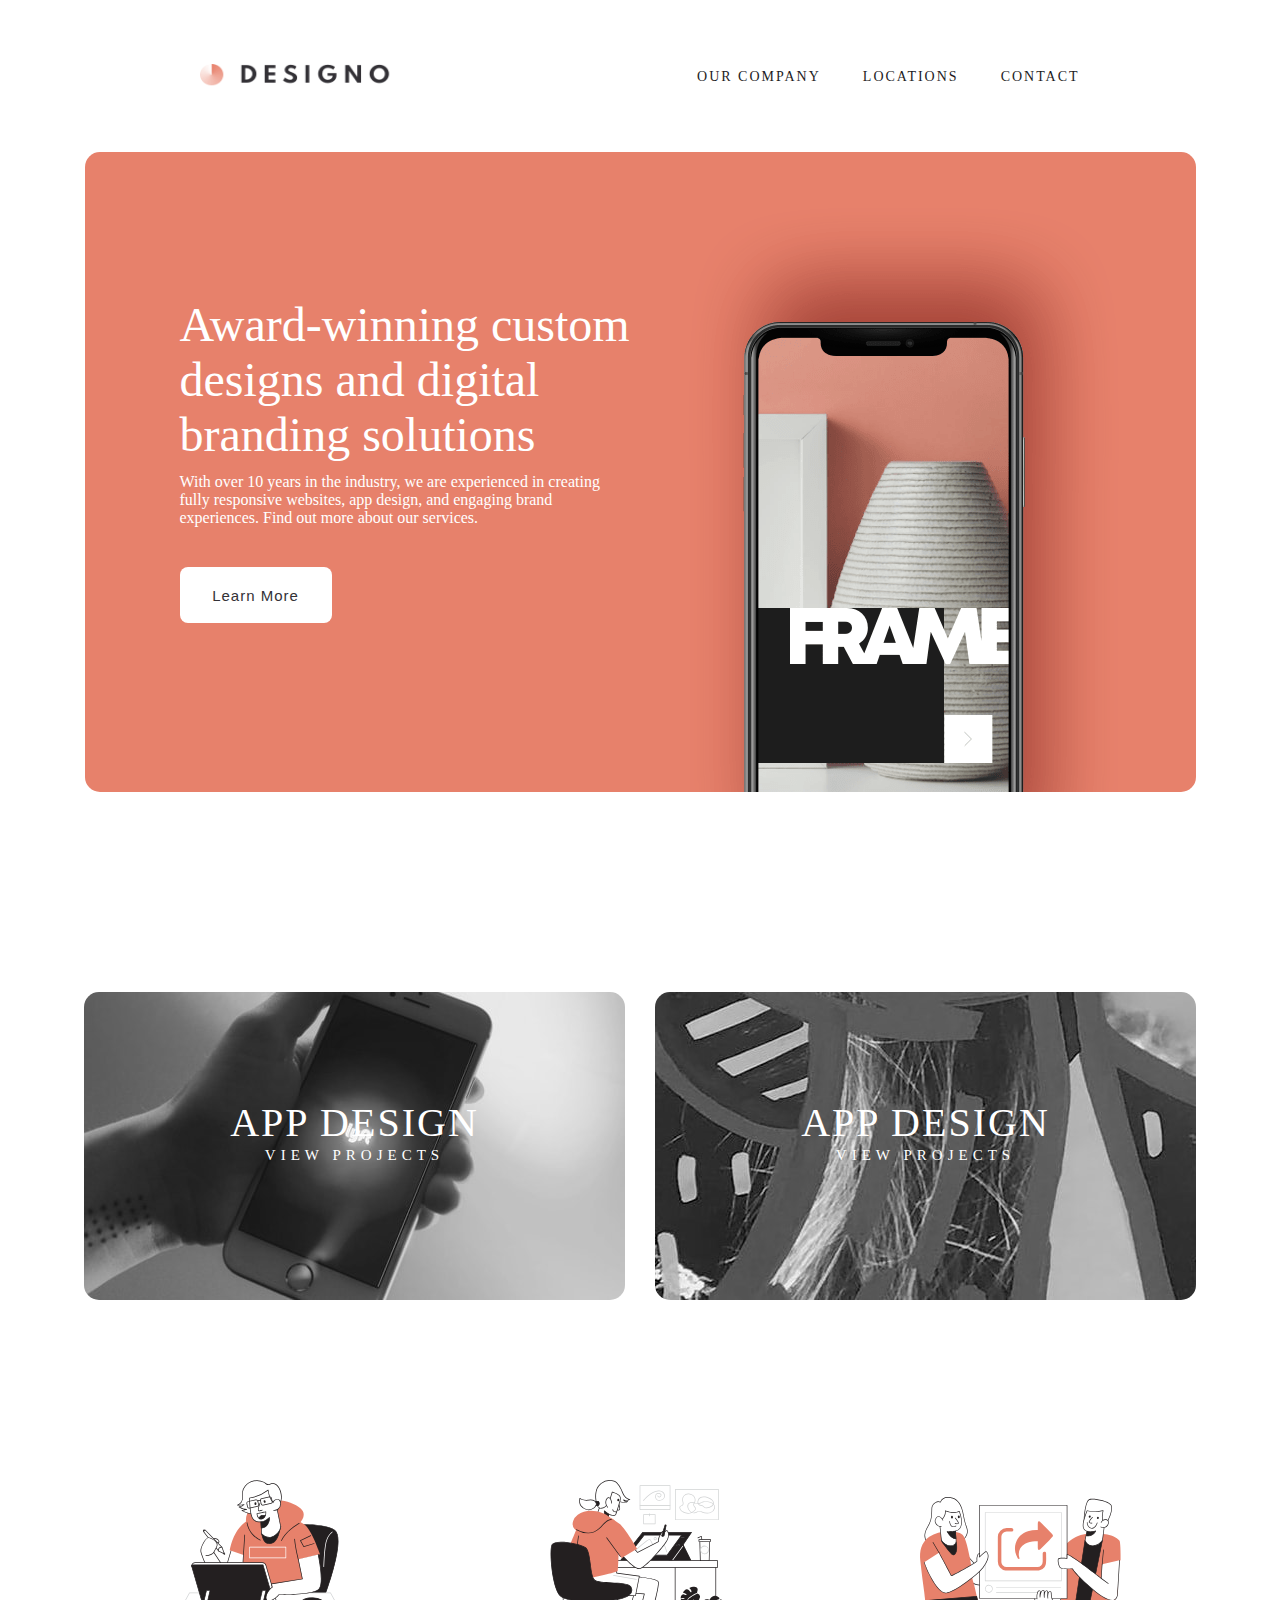
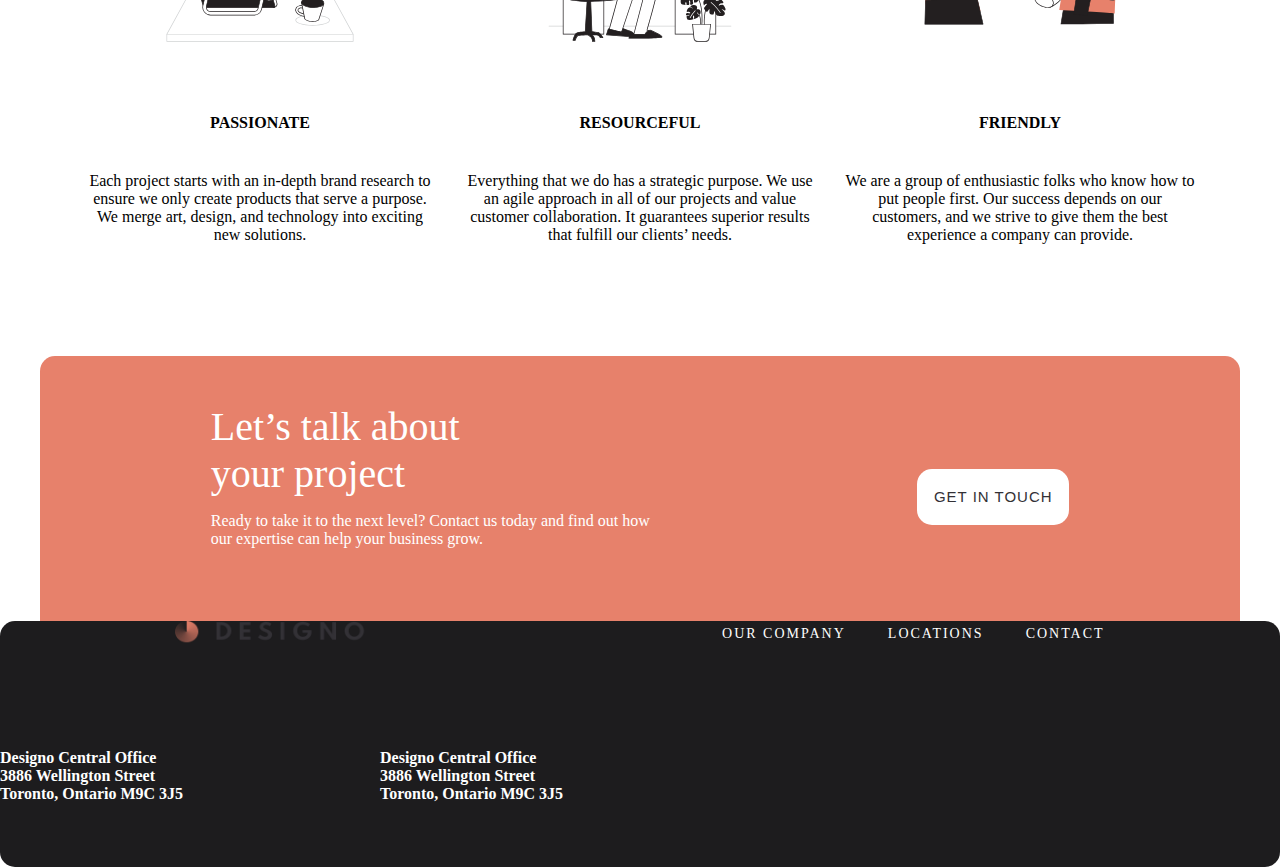
<file: index.html>
<!DOCTYPE html>
<html lang="en">
<head>
    <meta charset="UTF-8">
    <meta name="viewport" content="width=device-width, initial-scale=1.0">
    <title>Imtihon</title>
    <link rel="stylesheet" href="https://cdnjs.cloudflare.com/ajax/libs/font-awesome/6.5.1/css/all.min.css" integrity="sha512-DTOQO9RWCH3ppGqcWaEA1BIZOC6xxalwEsw9c2QQeAIftl+Vegovlnee1c9QX4TctnWMn13TZye+giMm8e2LwA==" crossorigin="anonymous" referrerpolicy="no-referrer" />
    <link rel="stylesheet" href="./css/style.css">
</head>
<body>
    <!-- header start -->
    <header class="header__container">
        <div class="container"> 
            <div class="Our-desingo">
                <img src="./images/shared/desktop/logo-dark.png" alt="" width="196" height="24">
                <ul class="our-title">
                    <li class="item"><a class="our-heading" href="">OUR COMPANY</a></li>
                    <li class="item"><a class="our-heading" href="">LOCATIONS</a></li>
                    <li class="item"><a class="our-heading" href="">CONTACT</a></li>
                </ul>
            </div>
        </div>
    </header>
    <!-- header end -->

    <!-- main start -->
    <main class="main_container">
        <div class="frame">
            <div class="frame-head">
                <h1 class="frame-item">Award-winning custom designs and digital branding solutions</h1>
                <p class="frame-link">With over 10 years in the industry, we are experienced in creating fully responsive websites, app design, and engaging brand experiences. Find out more about our services.</p>
                <button class="frame-btn"><a href="">Learn More</a></button>
            </div>
        </div>

        <section class="section-bg">
            <div class="sec-bg-img">
                <div class="sec-img-bgs">
                    <div class="apps">
                        <h class="sec-app">APP DESIGN</h1><br>
                        <p class="sec-view">VIEW PROJECTS</p>
                    </div>
                </div>
                <div class="sec-img-bg">
                    <div class="apps">
                        <h class="sec-app">APP DESIGN</h1><br>
                        <p class="sec-view">VIEW PROJECTS</p>
                    </div>
                </div>
            </div>
        </section>

        <section class="passionate">
            <div class="passionate-img">
                <div class="passionate-title">
                    <img src="./images/home/desktop/illustration-passionate.svg" alt="" width="202" height="202">
                    <h4 class="friendly">PASSIONATE</h4>
                    <p class="friendly-desc">Each project starts with an in-depth brand research to ensure we only create products that serve a purpose. We merge art, design, and technology into exciting new solutions.</p>
                </div>

                <div class="passionate-title">
                    <img src="./images/home/desktop/illustration-resourceful.svg " alt="" width="202" height="202">
                    <h4 class="friendly">RESOURCEFUL</h4>
                    <p class="friendly-desc">Everything that we do has a strategic purpose. We use an agile approach in all of our projects and value customer collaboration. It guarantees superior results that fulfill our clients’ needs.</p>
                </div>

                <div class="passionate-title">
                    <img src="./images/home/desktop/illustration-friendly.svg" alt="" width="202" height="202">
                    <h4 class="friendly">FRIENDLY</h4>
                    <p class="friendly-desc"> We are a group of enthusiastic folks who know how to put people first. Our success depends on our customers, and we strive to give them the best experience a company can provide.</p>
                </div>
            </div>
        </section>
    </main>
    <!-- main end -->

    <footer class="footer">
        <div class="footer-container">
            <div class="lets">
                <h1 class="lets-title">Let’s talk about your project</h1>
                <p class="lets-desc">Ready to take it to the next level? Contact us today and find out how our expertise can help your business grow.
                </p>
            </div>
            <div class="footer-btn">
                <button class="get-btn"><a href="">Get in touch</a></button>
            </div>
        </div>

        <div class="tag">
            <div class="content"> 
                <div class="Our-desingo">
                    <img src="./images/shared/desktop/logo-dark.png" alt="" width="196" height="24">
                    <ul class="our-head">
                        <li class="head"><a class="our-link" href="">OUR COMPANY</a></li>
                        <li class="head"><a class="our-link" href="">LOCATIONS</a></li>
                        <li class="head"><a class="our-link" href="">CONTACT</a></li>
                    </ul>
                </div>
                <div class="desc">
                    <div class="paragrf">
                        <p>Designo Central Office</p>
                        <p>3886 Wellington Street</p>
                        <p>Toronto, Ontario M9C 3J5</p>
                    </div>

                    <div class="paragrf">
                        <p>Designo Central Office</p>
                        <p>3886 Wellington Street</p>
                        <p>Toronto, Ontario M9C 3J5</p>
                    </div>
                </div>
                <div class="icon">
                   <div class="icons">
                    <i class="fa-brands fa-facebook"></i>
                    <i class="fa-brands fa-youtube"></i>
                    <i class="fa-brands fa-twitter"></i>
                    <i class="fa-brands fa-instagram"></i>
                   </div>
                </div>
            </div>
    </footer>
</body>
</html>
</file>
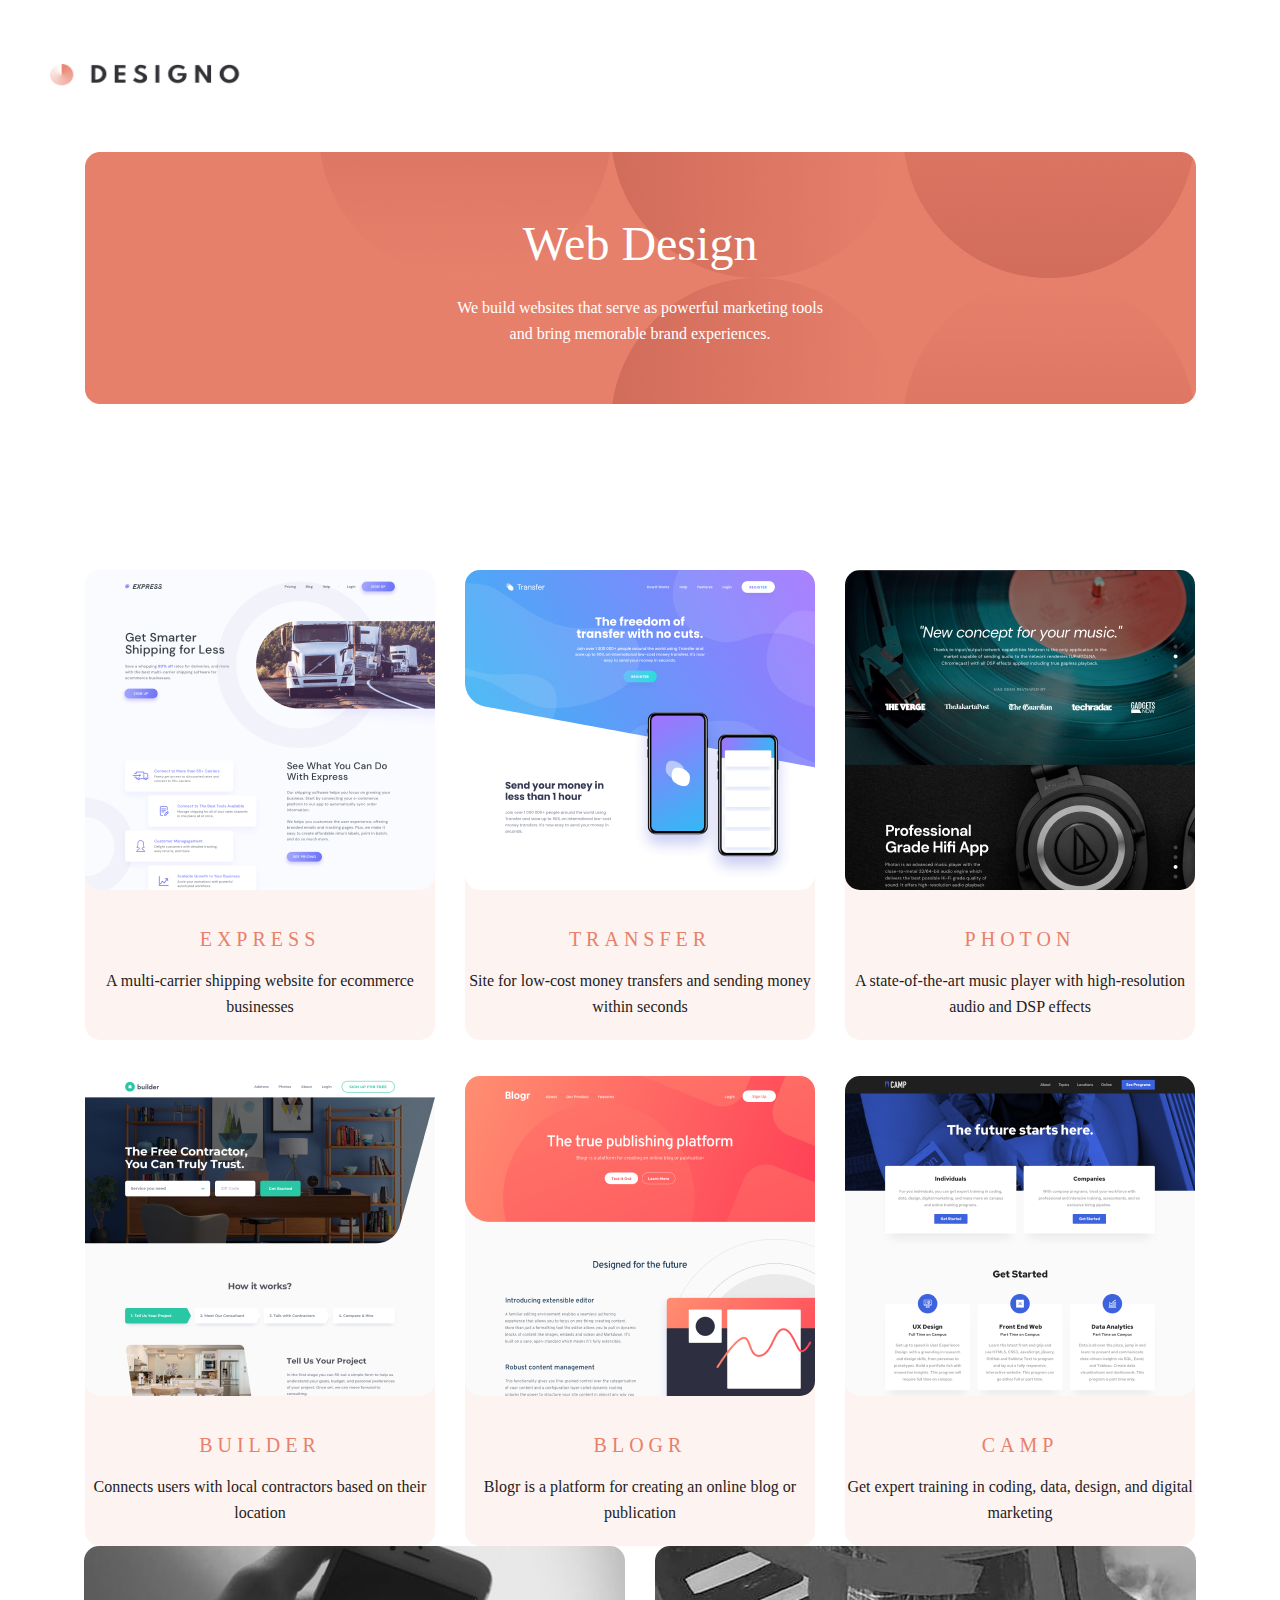
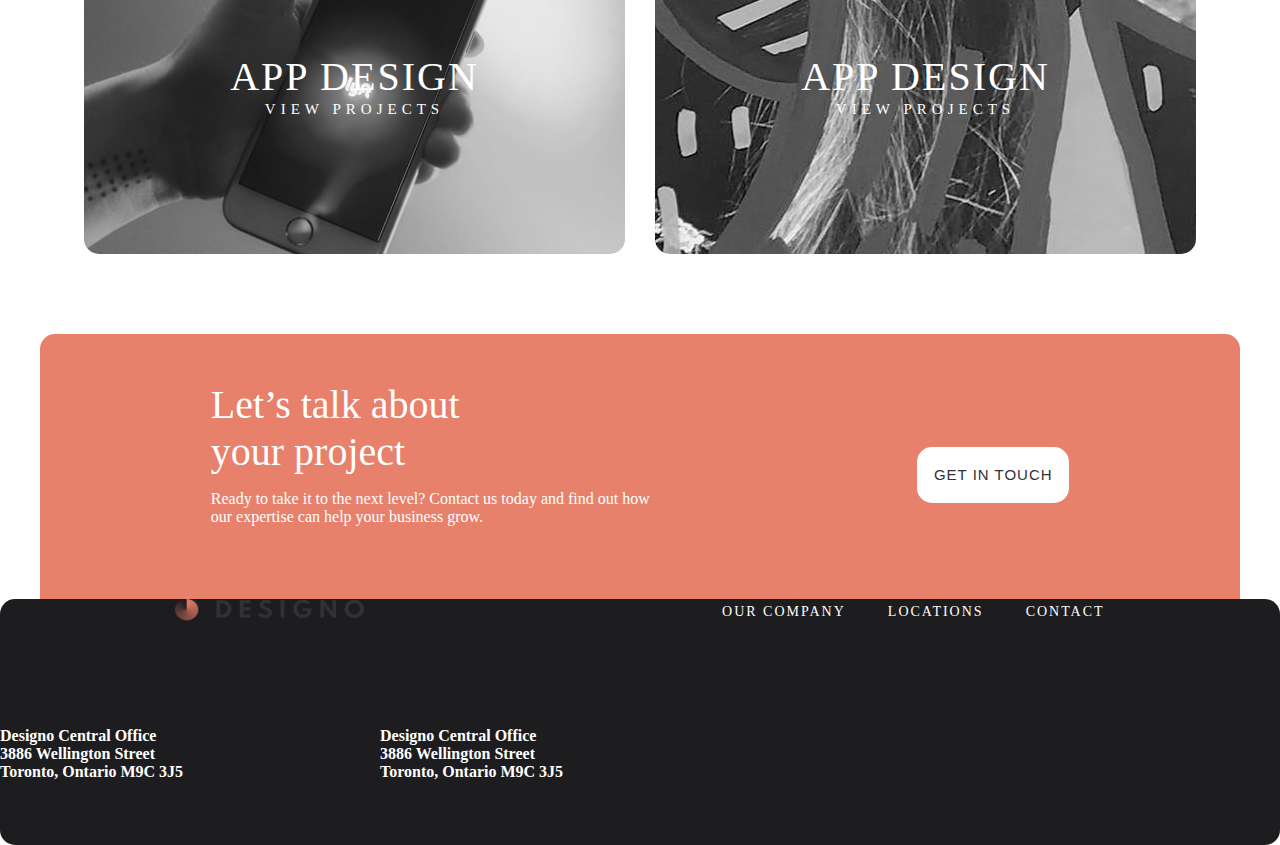
<file: about.html>
<!DOCTYPE html>
<html lang="en">
<head>
    <meta charset="UTF-8">
    <meta name="viewport" content="width=device-width, initial-scale=1.0">
    <title>Ihtihon</title>
    <link rel="stylesheet" href="./css/style.css">
    <link rel="stylesheet" href="./css/about.css">
</head>
<body>
    <header class="header-content ">
        <div class="box-content"> 
            <div class="box">
                <img src="./images/shared/desktop/logo-dark.png" alt="" width="196" height="24">
                <ul class="our-title">
                    <li class="item"><a class="our-link" href="">OUR COMPANY</a></li>
                    <li class="item"><a class="our-link" href="">LOCATIONS</a></li>
                    <li class="item"><a class="our-link" href="">CONTACT</a></li>
                </ul>
            </div>
        </div>
    </header>

    <main class="main-box">
        <div class="web">
            <div class="web-dizayn">
                <h1 class="bulid">Web Design</h1>
                <p class="bulid-desc">We build websites that serve as powerful marketing tools 
                 <br>   and bring memorable brand experiences.</p>
            </div>
        </div>

        <section class="section">
            <div class="sec-img">
                <div class="sec-images">
                    <img src="./image/express.png" alt="">
                    <h4 class="sec-item">EXPRESS</h4>
                    <p class="sec-link">A multi-carrier shipping website for ecommerce businesses</p>
                </div>

                <div class="sec-images">
                    <img src="./image/transfer.png" alt="">
                    <h4 class="sec-item">TRANSFER</h4>
                    <p class="sec-link">Site for low-cost money transfers and sending money within seconds</p>
                </div>

                <div class="sec-images">
                    <img src="./image/photon.png" alt="">
                    <h4 class="sec-item">PHOTON</h4>
                    <p class="sec-link">A state-of-the-art music player with high-resolution audio and DSP effects</p>
                </div>
            </div>
            <br><br>
            <div class="sec-img">
                <div class="sec-images">
                    <img src="./image/builder.png" alt="">
                    <h4 class="sec-item">BUILDER</h4>
                    <p class="sec-link">Connects users with local contractors based on their location</p>
                </div>

                <div class="sec-images">
                    <img src="./image/blogr.png" alt="">
                    <h4 class="sec-item">BLOGR</h4>
                    <p class="sec-link">Blogr is a platform for creating an online blog or publication</p>
                </div>

                <div class="sec-images">
                    <img src="./image/camp.png" alt="">
                    <h4 class="sec-item">CAMP</h4>
                    <p class="sec-link">Get expert training in coding, data, design, and digital marketing</p>
                </div>
            </div>
        </section>


        <section class="section-bg">
            <div class="sec-bg-img">
                <div class="sec-img-bgs">
                    <div class="apps">
                        <h class="sec-app">APP DESIGN</h1><br>
                        <p class="sec-view">VIEW PROJECTS</p>
                    </div>
                </div>
                <div class="sec-img-bg">
                    <div class="apps">
                        <h class="sec-app">APP DESIGN</h1><br>
                        <p class="sec-view">VIEW PROJECTS</p>
                    </div>
                </div>
            </div>
        </section>
    </main>


    <footer class="footer">
        <div class="footer-container">
            <div class="lets">
                <h1 class="lets-title">Let’s talk about your project</h1>
                <p class="lets-desc">Ready to take it to the next level? Contact us today and find out how our expertise can help your business grow.
                </p>
            </div>
            <div class="footer-btn">
                <button class="get-btn"><a href="">Get in touch</a></button>
            </div>
        </div>

        <div class="tag">
            <div class="content"> 
                <div class="Our-desingo">
                    <img src="./images/shared/desktop/logo-dark.png" alt="" width="196" height="24">
                    <ul class="our-head">
                        <li class="head"><a class="our-link" href="">OUR COMPANY</a></li>
                        <li class="head"><a class="our-link" href="">LOCATIONS</a></li>
                        <li class="head"><a class="our-link" href="">CONTACT</a></li>
                    </ul>
                </div>
                <div class="desc">
                    <div class="paragrf">
                        <p>Designo Central Office</p>
                        <p>3886 Wellington Street</p>
                        <p>Toronto, Ontario M9C 3J5</p>
                    </div>

                    <div class="paragrf">
                        <p>Designo Central Office</p>
                        <p>3886 Wellington Street</p>
                        <p>Toronto, Ontario M9C 3J5</p>
                    </div>
                </div>
                <div class="icon">
                   <div class="icons">
                    <i class="fa-brands fa-facebook"></i>
                    <i class="fa-brands fa-youtube"></i>
                    <i class="fa-brands fa-twitter"></i>
                    <i class="fa-brands fa-instagram"></i>
                   </div>
                </div>
            </div>
    </footer>
</body>
</html>
</file>
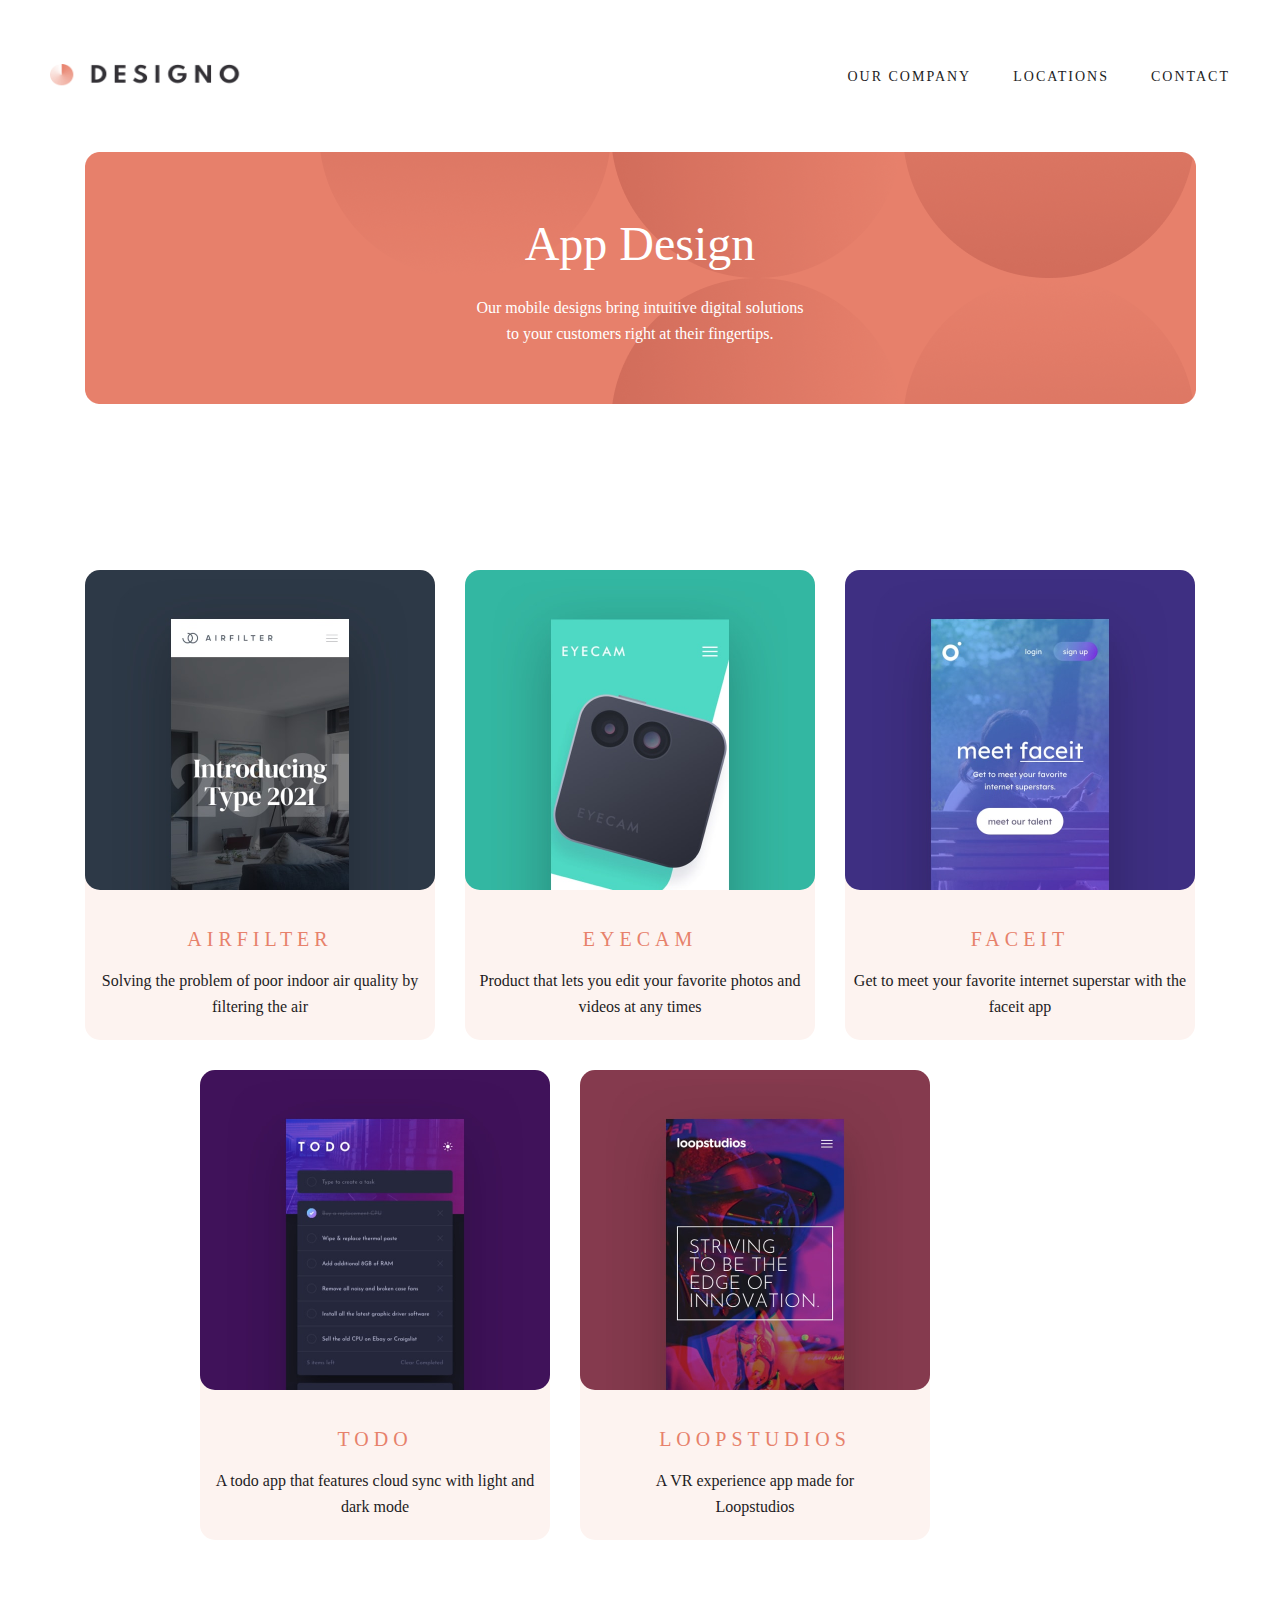
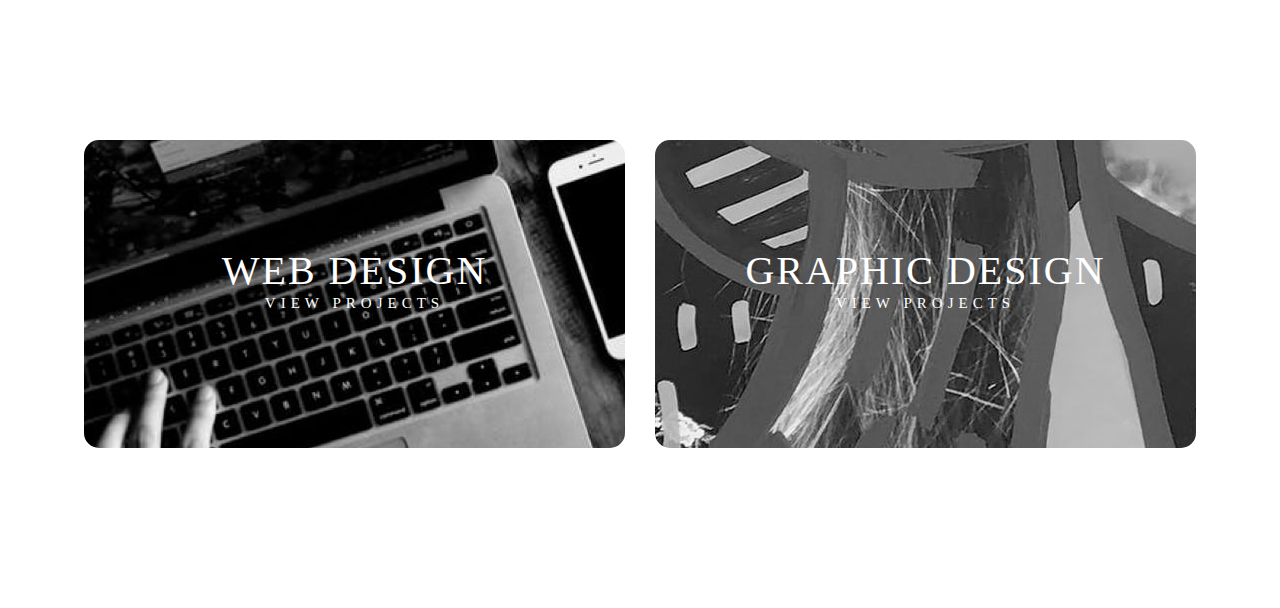
<file: app.html>
<!DOCTYPE html>
<html lang="en">
<head>
    <meta charset="UTF-8">
    <meta name="viewport" content="width=device-width, initial-scale=1.0">
    <title>Document</title>
    <link rel="stylesheet" href="./css/about.css">
    <link rel="stylesheet" href="./css/app.css">
    <link rel="stylesheet" href="./css/style.css">
</head>
<body>
    <header class="header-content ">
        <div class="box-content"> 
            <div class="box">
                <img src="./images/shared/desktop/logo-dark.png" alt="" width="196" height="24">
                <ul class="app-html">
                    <li class="app-link"><a class="app-title" href="">OUR COMPANY</a></li>
                    <li class="app-link"><a class="app-title" href="">LOCATIONS</a></li>
                    <li class="app-link"><a class="app-title" href="">CONTACT</a></li>
                </ul>
            </div>
        </div>
    </header>

    <main class="main">
        <div class="web">
            <div class="web-dizayn">
                <h1 class="bulid">App Design</h1>
                <p class="bulid-desc">Our mobile designs bring intuitive digital solutions
                  <br>  to your customers right at their fingertips.</p>
            </div>
        </div>


        <section>
            <div class="sec-img">
                <div class="sec-images">
                    <img src="./images/app-design/desktop/image-airfilter.jpg" alt="" width="350" height="320">
                    <h4 class="sec-item">AIRFILTER</h4>
                    <p class="sec-link">Solving the problem of poor indoor air quality by filtering the air</p>
                </div>

                <div class="sec-images">
                    <img src="./images/app-design/desktop/image-eyecam.jpg" alt="" width="350" height="320">
                    <h4 class="sec-item">EYECAM</h4>
                    <p class="sec-link">Product that lets you edit your favorite photos and videos at any times</p>
                </div>

                <div class="sec-images">
                    <img src="./images/app-design/desktop/image-faceit.jpg" alt="" width="350" height="320">
                    <h4 class="sec-item">FACEIT</h4>
                    <p class="sec-link">Get to meet your favorite internet superstar with the faceit app</p>
                </div>
            </div>
            <div class="sec-imgs">
                <div class="sec-images">
                    <img src="./images/app-design/desktop/image-todo.jpg" alt="" width="350" height="320">
                    <h4 class="sec-item">TODO</h4>
                    <p class="sec-link">A todo app that features cloud sync with light and dark mode</p>
                </div>
                <div class="sec-images">
                    <img src="./images/app-design/desktop/image-loopstudios.jpg" alt="" width="350" height="320">
                    <h4 class="sec-item">LOOPSTUDIOS</h4>
                    <p class="sec-link">A VR experience app made for <br> Loopstudios</p>
                </div>
            </div>
        </section>


        <section class="project">
            <div class="project-right">
                <div class="project-title">
                    <div class="left-app">
                        <h1 class="left-title">WEB DESIGN</h1>
                        <p class="left-item">VIEW PROJECTS</p>
                    </div>
                </div>
            </div>


            <div class="project-left">
                <div class="project-title">
                    <div class="left-app">
                        <h1 class="left-title">GRAPHIC DESIGN</h1>
                        <p class="left-item">VIEW PROJECTS</p>
                    </div>
                </div>
            </div>
        </section>
    </main>

</body>
</html>
</file>
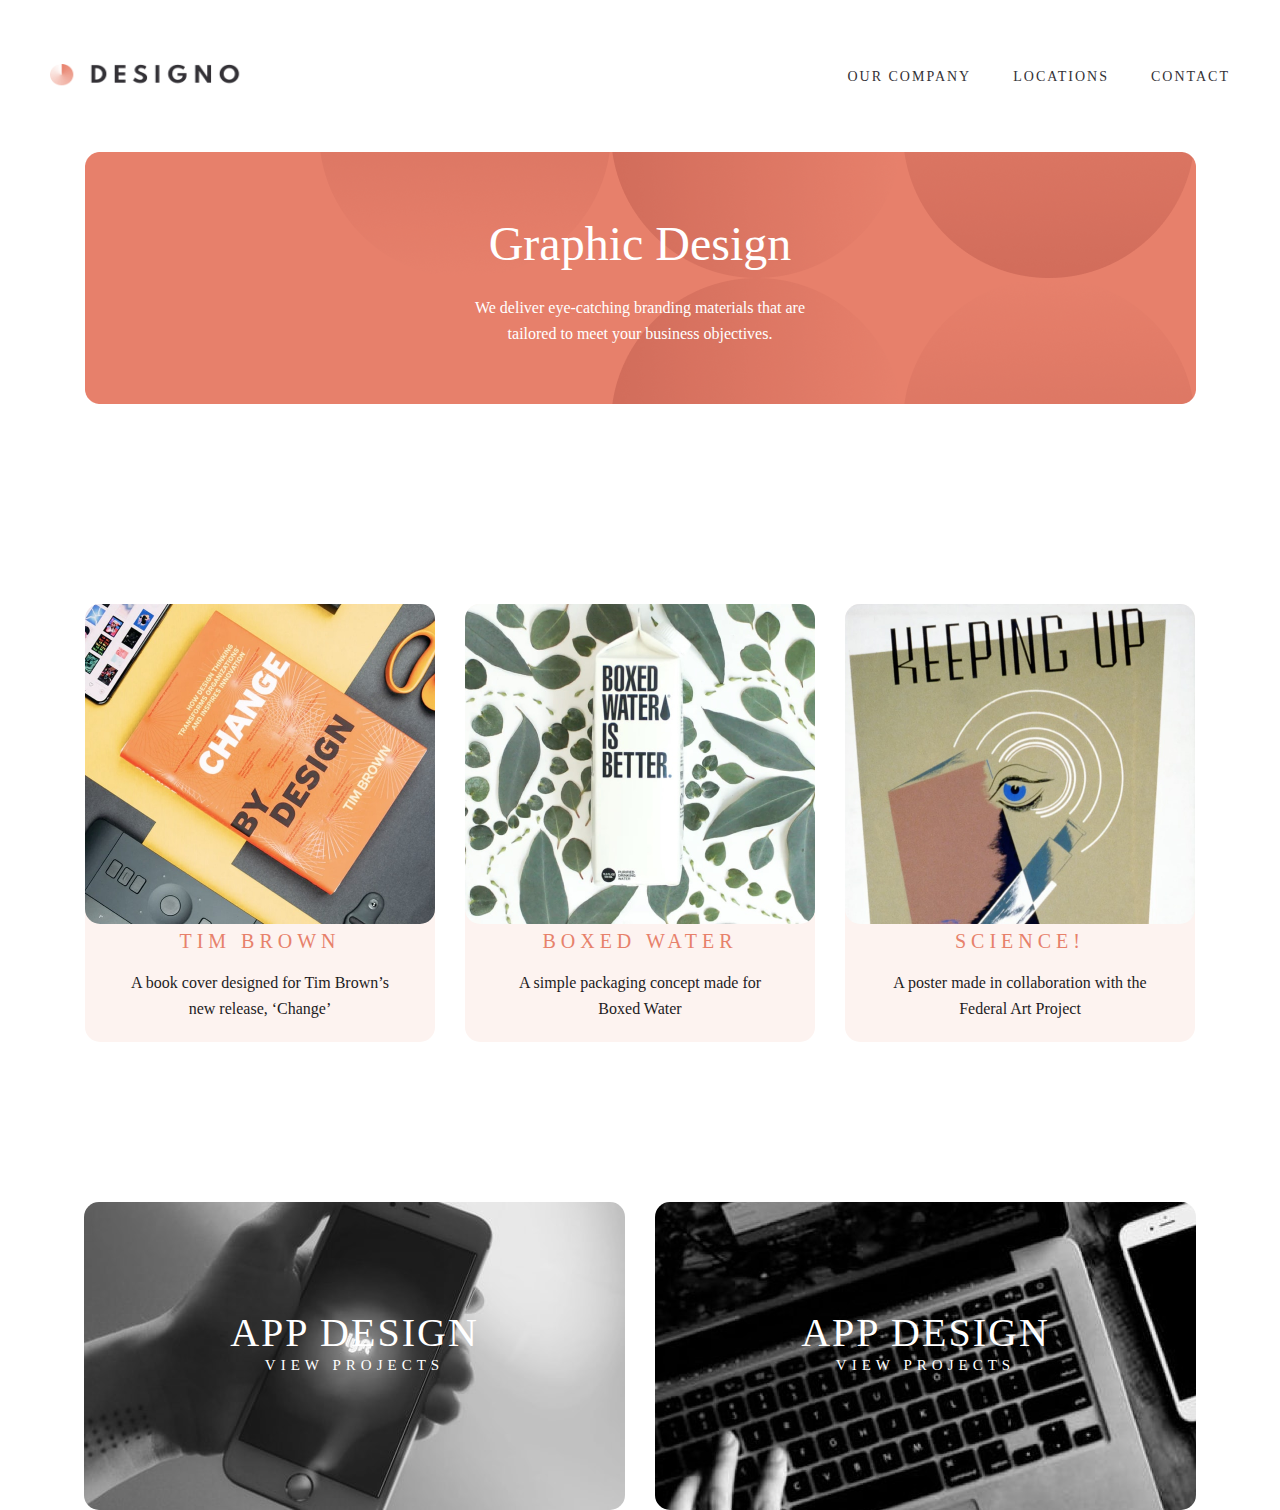
<file: desktop.html>
<!DOCTYPE html>
<html lang="en">
<head>
    <meta charset="UTF-8">
    <meta name="viewport" content="width=device-width, initial-scale=1.0">
    <title>imtihon4</title>
    <link rel="stylesheet" href="./css/style.css">
    <link rel="stylesheet" href="./css/app.css">
    <link rel="stylesheet" href="./css/desktop.css">
</head>
<body>
    <header class="header-content ">
        <div class="box-content"> 
            <div class="box">
                <img src="./images/shared/desktop/logo-dark.png" alt="" width="196" height="24">
                <ul class="our-title">
                    <li class="item"><a class="our-link" href="">OUR COMPANY</a></li>
                    <li class="item"><a class="our-link" href="">LOCATIONS</a></li>
                    <li class="item"><a class="our-link" href="">CONTACT</a></li>
                </ul>
            </div>
        </div>
    </header>

    <main class="main-box">
        <div class="web">
            <div class="web-dizayn">
                <h1 class="bulid">Graphic Design</h1>
                <p class="bulid-desc">We deliver eye-catching branding materials that are 
                  <br>  tailored to meet your business objectives.</p>
            </div>
        </div>

        <section class="desktop">
            <div class="desk">
                <div class="Graphic">
                    <img src="./images/graphic-design/desktop/image-change.jpg" alt="" width="350" height=""320>
                    <h4 class="tim-file">TIM BROWN</h4>
                    <p class="tim-link">A book cover designed for Tim Brown’s new release, ‘Change’</p>
                </div>

                <div class="Graphic">
                    <img src="./images/graphic-design/desktop/image-boxed-water.jpg" alt="" width="350" height=""320>
                    <h4 class="tim-file">BOXED WATER</h4>
                    <p class="tim-link">A simple packaging concept made for Boxed Water</p>
                </div>

                <div class="Graphic">
                    <img src="./images/graphic-design/desktop/image-science.jpg" alt="" width="350" height=""320>
                    <h4 class="tim-file">SCIENCE!</h4>
                    <p class="tim-link">A poster made in collaboration with the Federal Art Project</p>
                </div>
            </div>
        </section>


        <section class="talk">
            <div class="talk-bg-img">
                <div class="talk-img-bgs">
                    <div class="talk-apps">
                        <h class="talk-app">APP DESIGN</h1><br>
                        <p class="talk-view">VIEW PROJECTS</p>
                    </div>
                </div>
                <div class="talk-img-bg">
                    <div class="talk-apps">
                        <h class="talk-app">APP DESIGN</h1><br>
                        <p class="talk-view">VIEW PROJECTS</p>
                    </div>
                </div>
            </div>
        </section>
    </main>
</body>
</html>
</file>
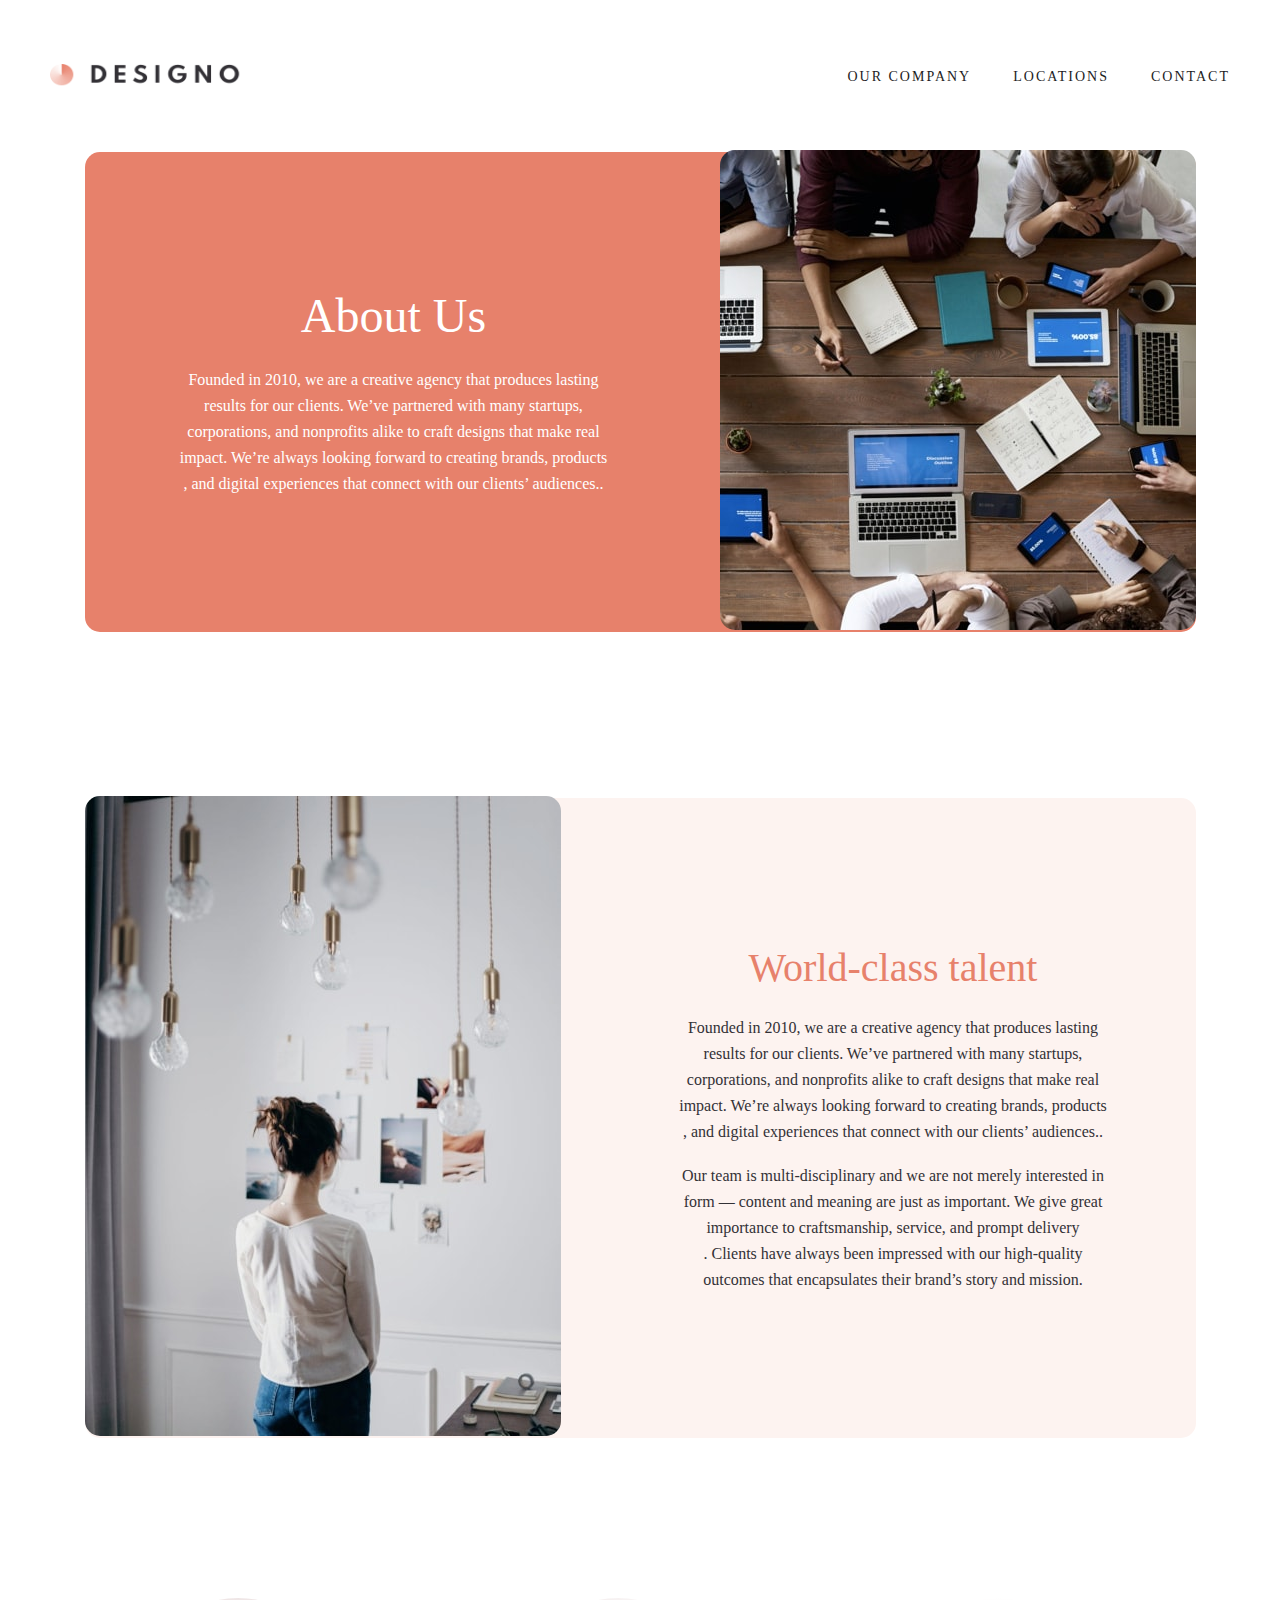
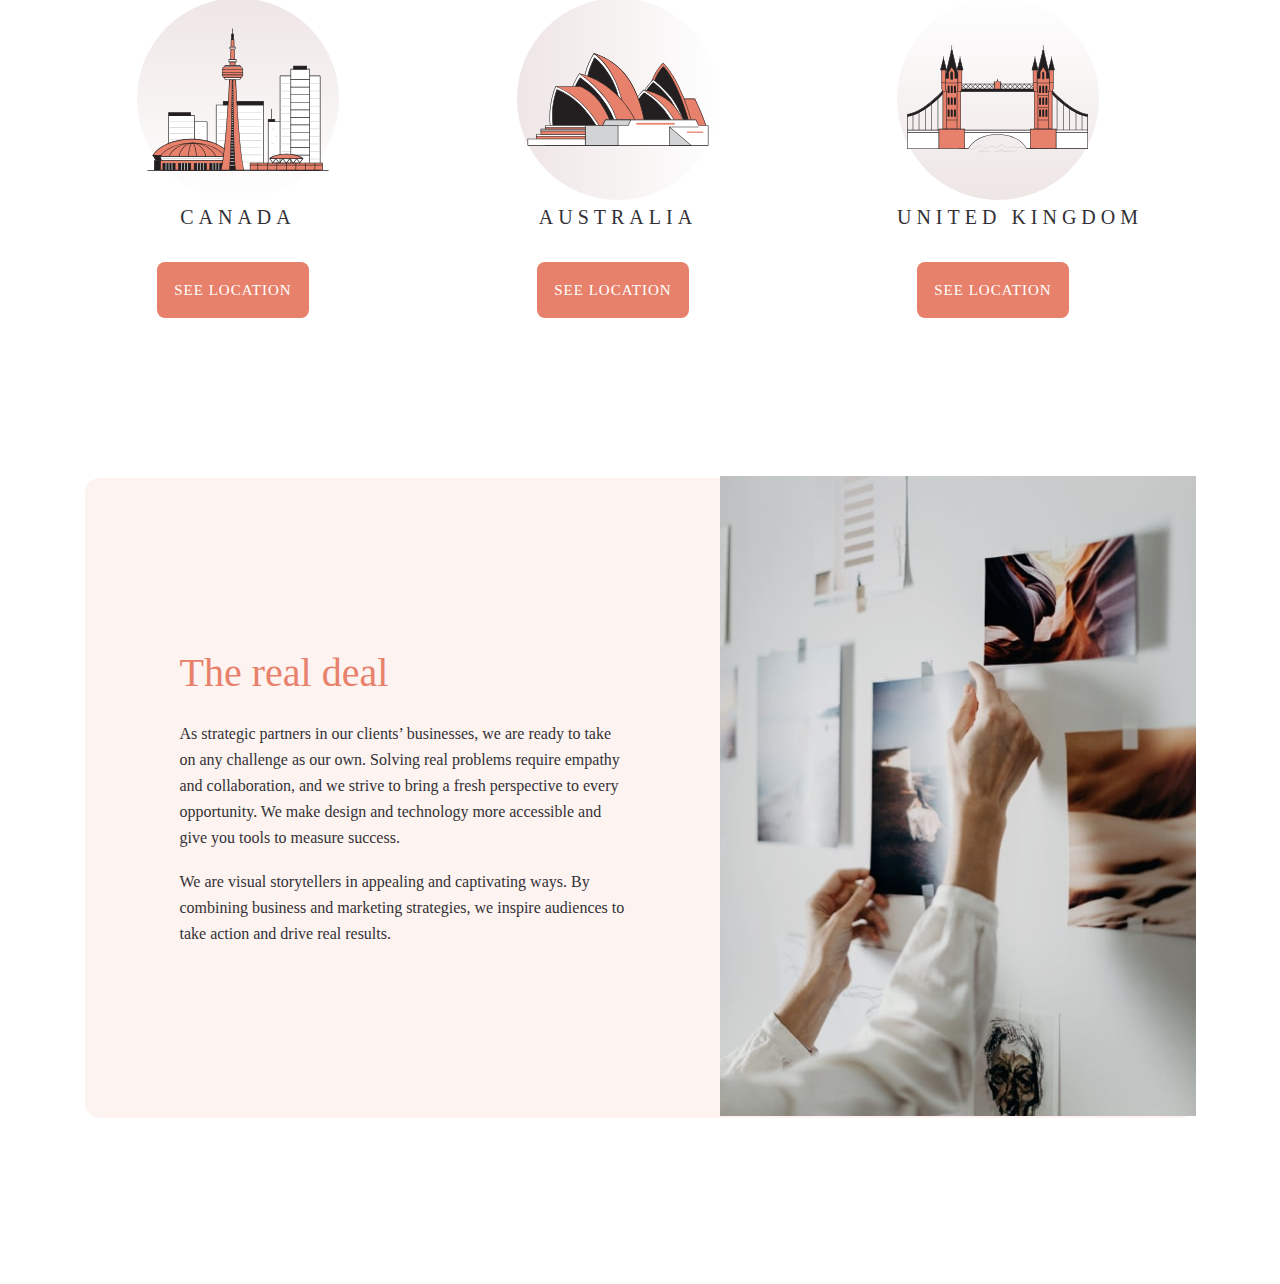
<file: main.html>
<!DOCTYPE html>
<html lang="en">
<head>
    <meta charset="UTF-8">
    <meta name="viewport" content="width=device-width, initial-scale=1.0">
    <title>Document</title>
    <link rel="stylesheet" href="./css/style.css">
    <link rel="stylesheet" href="./css/main.css">
</head>
<body>
    <header class="header__container">
        <div class="container"> 
            <div class="Our-desingo">
                <img src="./images/shared/desktop/logo-dark.png" alt="" width="196" height="24">
                <ul class="our-title">
                    <li class="item"><a class="our-heading" href="">OUR COMPANY</a></li>
                    <li class="item"><a class="our-heading" href="">LOCATIONS</a></li>
                    <li class="item"><a class="our-heading" href="">CONTACT</a></li>
                </ul>
            </div>
        </div>
    </header>

    <main>
        <div class="web">
            <div class="web-dizayn">
                <div>
                    <h1 class="bulid">About Us</h1>
                <p class="bulid-desc">Founded in 2010, we are a creative agency that produces lasting <br> results for our clients. We’ve partnered with many startups,<br> corporations, and nonprofits alike to craft designs that make real <br> impact. We’re always looking forward to creating brands, products <br>, and digital experiences that connect with our clients’ audiences..</p>
                </div>
                 <div class="bg-img-head">
                    <img src="./images/about/desktop/image-about-hero.jpg" alt="">
                </div>
            </div>
        </div>


        <div class="world">
            <div class="world-title">
                <div class="world-bg-img">
                    <img src="./images/about/desktop/image-world-class-talent.jpg" alt="" width="476" height="640">
                </div>
                <div>
                    <h1 class="world-sec">World-class talent</h1>
                <p class="world-desc">Founded in 2010, we are a creative agency that produces lasting <br> results for our clients. We’ve partnered with many startups,<br> corporations, and nonprofits alike to craft designs that make real <br> impact. We’re always looking forward to creating brands, products <br>, and digital experiences that connect with our clients’ audiences..</p>
                <br>
                <p class="world-desc">Our team is multi-disciplinary and we are not merely interested in <br> form — content and meaning are just as important. We give great <br> importance to craftsmanship, service, and prompt delivery <br>. Clients have always been impressed with our high-quality <br> outcomes that encapsulates their brand’s story and mission.</p>
                </div>
            </div>
        </div>

        <section class="count">
            <div class="counts"> 
                <div class="content-count">
                    <img src="./image/canada.svg" alt="" width="202" height="202">
                    <h1 class="canada">CANADA</h1>
                    <button class="canada-btn"><a href="">SEE LOCATION</a></button>
                </div>

                <div class="content-count">
                    <img src="./image/austirla.svg" alt="" width="202" height="202">
                    <h1 class="canada">AUSTRALIA</h1>
                    <button class="canada-btn"><a href="">SEE LOCATION</a></button>
                </div>

                <div class="content-count">
                    <img src="./image/kingdom.svg" alt="" width="202" height="202">
                    <h1 class="canada">UNITED KINGDOM</h1>
                    <button class="canada-btn"><a href="">SEE LOCATION</a></button>
                </div>
            </div>
        </section>

        <section class="real">
            <div class="real-title"> 
                <div class="real-mini">
                    <h1 class="the-real">The real deal</h1>
                    <p  class="the-as">As strategic partners in our clients’ businesses, we are ready to take on any challenge as our own. Solving real problems require empathy and collaboration, and we strive to bring a fresh perspective to every opportunity. We make design and technology more accessible and give you tools to measure success.</p>
                    <br>
                    <p class="the-we">We are visual storytellers in appealing and captivating ways. By combining business and marketing strategies, we inspire audiences to take action and drive real results.</p>
                </div>
                <div class="real-img">
                    <img src="./images/about/desktop/image-real-deal.jpg" alt="">
                </div>
            </div>
        </section>
    </main>
</body>
</html>
</file>
<file: css/style.css>
:root {
    --our-link: #333136;
    --frame: #ffff;
    --footer-links:#E7816B;
    --bg-hover: #FFAD9B;
    --bg-footer:#1D1C1E;
}



*{
    margin: 0;
    padding: 0;
    box-sizing: border-box;
    list-style: none;
}
/* header start */
.container {
    width: 100%;
    max-width: 1240px;
    padding-left: 30px;
    padding-right: 30px;
    margin-left: auto;
    margin-right: auto;
 }
.Our-desingo{
    display: flex;
    align-items: center;
    justify-content: space-between;
    margin: 64px 0;
}
.our-head{
    display: flex;
    align-items: center;
    gap: 42px;
    color: #1D1C1E;
}
.our-heading{
    text-decoration: none ;
    color: var(--bg-footer);
    font-family: Jost;
    font-size: 14px;
    font-style: normal;
    font-weight: 400;
    line-height: 14px; /* 100% */
    letter-spacing: 2px
}
/* header end */

/* main end */

.frame{
    width: 1111px;
    height: 640px;
    margin: auto;
    background-color:var(--footer-links) ;
    background-image: url('../images/home/desktop/image-hero-phone.png');
    background-repeat: no-repeat;
    background-position: center;
    background-position-x: right;
    background-position-y: top;
    border-radius: 15px;
    margin-bottom: 200px;
}
.frame-head{
    padding: 145px 95px;
}
.frame-item{
    width: 540px;
    font-size: 48px;
    font-style: normal;
    font-weight: 500;
    color: var(--frame);
    margin-bottom: 11px;
}
.frame-link{
    width: 445px;
    font-size: 16px;
    font-style: normal;
    font-weight: 400;
    color: var(--frame);
    margin-bottom: 40px;
}
.frame-btn{
   width: 152px;
   height: 56px;
   border-radius: 8px;
   border: none;
   background-color: var(--frame);
}
.frame-btn a{
    font-size: 15px;
    font-weight: 500;
    text-decoration: none;
    letter-spacing: 1px;
    color: var(--our-link);
}

/* section start */
.web-design{
    display: flex;
    align-items: center;
    margin: 0 200px;
    gap: 30px;
    margin-bottom: 150px;
    background-image: url('../images/home/desktop/image-web-design-large.jpg');
    background-position: center;
    background-repeat: no-repeat;
}
.app-design{
    background-image: url('../images/home/desktop/image-gran-espresso.png');
    background-position-x: left;
    margin-bottom: 24px;
    margin-top: 30px;
}
.web-design img{
    border-radius: 15px;
}
.app-design img{
    border-radius: 15px;
}
/* section end */

/* passionate start */

.passionate-img{
    display: flex;
    align-items: center;
    justify-content: center;
    gap: 30px;  
    margin-bottom: 160px; 
}

.passionate-title{
    text-align: center;
}
.passionate-title img{
    margin-bottom: 48px;
}
.friendly{
    width: 350px;
    height: 26px;
    margin-bottom: 32px;
}
.friendly-desc{
    width: 350px;
    height: 104px;
}

.sec-img{
    display: flex;
    align-items: center;
    justify-content: center;
    gap: 30px;
}
.sec-images img{
    margin-bottom: 32px;
    border-radius: 15px;
}
.sec-images{
    text-align: center;
    width: 350px;
    background-color: var(--about-bg);
    border-radius: 15px;
}
.sec-item{
    color: var(--footer-links);
    text-align: center;
    font-family: Jost;
    font-size: 20px;
    font-style: normal;
    font-weight: 500;
    line-height: 26px; /* 130% */
    letter-spacing: 5px;
    margin-bottom: 16px;
}
.sec-link{
    color: var(--bg-footer);
    text-align: center;
    font-family: Jost;
    font-size: 16px;
    font-style: normal;
    font-weight: 400;
    line-height: 26px; /* 162.5% */
    margin-bottom: 20px;
}

.sec-bg-img{
    display: flex;
    align-items: center;
    justify-content: center;
    gap: 30px;
    margin-bottom: 160px;
}
.sec-img-bg{
    background: url('../images/home/desktop/image-graphic-design.jpg');
    background-repeat: no-repeat;
    background-position: center;
    border-radius: 15px;
    text-align: center;
    width: 541px;
    height: 308px;
}

.sec-img-bgs{
    background: url('../images/home/desktop/image-app-design.jpg');
    background-repeat: no-repeat;
    background-position: center;
    border-radius: 15px;
    text-align: center;
    width: 541px;
    height: 308px;
}
.apps{
    margin: 107px 144px;
}
.sec-app{
    color: #FFF;
    text-align: center;
    font-family: Jost;
    font-size: 40px;
    font-style: normal;
    font-weight: 500;
    line-height: 48px; /* 120% */
    letter-spacing: 2px;
}
.sec-view{
    color: #FFF;
    font-family: Jost;
    font-size: 15px;
    font-style: normal;
    font-weight: 500;
    line-height: normal;
    letter-spacing: 5px;
    text-transform: uppercase;
}

/* passionate end */

/* main end */

/* footer start */
.footer-container{
    display: flex;
    align-items: center;
    justify-content: space-around;
    background-color: var(--footer-links);
    margin: auto;
    padding: 47px;
    width: 1200px;
    border-radius: 15px;
    margin-top: -80px;
    z-index: 2px;
}
.lets-title{
    width: 268px;
    height: 98px;
    color: var(--frame);
    font-size: 40px;
    font-style: normal;
    font-weight: 500;
    margin-bottom: 11px;
}
.lets-desc{
    color: var(--frame);
    font-size: 16px;
    font-style: normal;
    font-weight: 400;
    width: 459px;
    height: 78px;
}
.get-btn{
    width: 152px;
    height: 56px;
    flex-shrink: 0;
    background-color: var(--frame);
    color: var(--our-link);
    border: none;
    border-radius: 15px;
}
.get-btn a{
    color: var(--our-link);
    font-size: 15px;
    font-style: normal;
    text-decoration: none;
    font-weight: 500;
    line-height: normal;
    letter-spacing: 1px;
    text-transform: uppercase;
    transition: 0.4s;
}
.get-btn:hover{
    background-color: var(--bg-hover);
}
.content{
    width: 100%;
    max-width: 1540px;
    background-color: var(--bg-footer);
    border-radius: 15px;
    margin-top: -80px;
    z-index: 1;
    
 }
.Our-desingo{
    display: flex;
    align-items: center;
    justify-content: space-around;
}
.our-title{
    display: flex;
    align-items: center;
    gap: 42px;
}
.our-link{
    color: #fff;
    text-decoration: none ;
    font-family: Jost;
    font-size: 14px;
    font-style: normal;
    font-weight: 400;
    line-height: 14px; /* 100% */
    letter-spacing: 2px;
}
.desc{
    display: flex;
    align-items: center;
    gap: 30px;
}
.paragrf{
    width: 350px;
    height: 78px;
    color: var(--frame);
    font-family: Jost;
    font-size: 16px;
    font-style: normal;
    font-weight: 700;
    margin: 40px 0;
}
.icon{
    display: flex;
    align-items: end;
    margin: 0 1000px;
    
}
.icons{
    display: flex;
    gap: 20px;
    color: var(--footer-links);
}
</file>
<file: css/about.css>
:root {
    --our-link: #333136;
    --frame: #ffff;
    --footer-links:#E7816B;
    --bg-hover: #FFAD9B;
    --bg-footer:#1D1C1E;
    --about-bg:#FDF3F0;
}



.box-content {
    width: 100%;
    max-width: 1240px;
    padding-left: 30px;
    padding-right: 30px;
    margin-left: auto;
    margin-right: auto;
 }
.box{
    display: flex;
    align-items: center;
    justify-content: space-between;
    margin: 64px 0;
    margin-bottom: 64px;
}
.our-title{
    display: flex;
    align-items: center;
    gap: 42px;
}
.our-link{
    text-decoration: none ;
    color: var(--our-link);
    font-family: Jost;
    font-size: 14px;
    font-style: normal;
    font-weight: 400;
    line-height: 14px; /* 100% */
    letter-spacing: 2px
}
.web-dizayn{
    width: 1111px;
    height: 252px;
    margin: auto;
    text-align: center;
    background-image: url('../bg-main.png');
    padding: 64px 0;
    margin-bottom: 166px;
}
.bulid {
    padding: auto;
    color: var(--frame);
    font-family: Jost;
    font-size: 48px;
    font-style: normal;
    font-weight: 500;
    margin-bottom: 24px;
}
.bulid-desc {
    color: var(--frame);
    text-align: center;
    font-family: Jost;
    font-size: 16px;
    font-style: normal;
    font-weight: 400;
    line-height: 26px;
}


.sec-img{
    display: flex;
    align-items: center;
    justify-content: center;
    gap: 30px;
}
.sec-images img{
    margin-bottom: 32px;
    border-radius: 15px;
}
.sec-images{
    text-align: center;
    width: 350px;
    background-color: var(--about-bg);
    border-radius: 15px;
}
.sec-item{
    color: var(--footer-links);
    text-align: center;
    font-family: Jost;
    font-size: 20px;
    font-style: normal;
    font-weight: 500;
    line-height: 26px; /* 130% */
    letter-spacing: 5px;
    margin-bottom: 16px;
}
.sec-link{
    color: var(--bg-footer);
    text-align: center;
    font-family: Jost;
    font-size: 16px;
    font-style: normal;
    font-weight: 400;
    line-height: 26px; /* 162.5% */
    margin-bottom: 20px;
}

.sec-bg-img{
    display: flex;
    align-items: center;
    justify-content: center;
    gap: 30px;
}
.sec-img-bg{
    background: url('../images/home/desktop/image-graphic-design.jpg');
    background-repeat: no-repeat;
    background-position: center;
    border-radius: 15px;
    text-align: center;
    width: 541px;
    height: 308px;
}

.sec-img-bgs{
    background: url('../images/home/desktop/image-app-design.jpg');
    background-repeat: no-repeat;
    background-position: center;
    border-radius: 15px;
    text-align: center;
    width: 541px;
    height: 308px;
}
.apps{
    margin: 107px 144px;
}
.sec-app{
    color: #FFF;
    text-align: center;
    font-family: Jost;
    font-size: 40px;
    font-style: normal;
    font-weight: 500;
    line-height: 48px; /* 120% */
    letter-spacing: 2px;
}
.sec-view{
    color: #FFF;
    font-family: Jost;
    font-size: 15px;
    font-style: normal;
    font-weight: 500;
    line-height: normal;
    letter-spacing: 5px;
    text-transform: uppercase;
}

.footer-container{
    display: flex;
    align-items: center;
    justify-content: space-around;
    background-color: var(--footer-links);
    margin: auto;
    padding: 47px;
    width: 1200px;
    border-radius: 15px;
    margin-top: -80px;
    z-index: 2px;
}
.lets-title{
    width: 268px;
    height: 98px;
    color: var(--frame);
    font-size: 40px;
    font-style: normal;
    font-weight: 500;
    margin-bottom: 11px;
}
.lets-desc{
    color: var(--frame);
    font-size: 16px;
    font-style: normal;
    font-weight: 400;
    width: 459px;
    height: 78px;
}
.get-btn{
    width: 152px;
    height: 56px;
    flex-shrink: 0;
    background-color: var(--frame);
    color: var(--our-link);
    border: none;
    border-radius: 15px;
}
.get-btn a{
    color: var(--our-link);
    font-size: 15px;
    font-style: normal;
    text-decoration: none;
    font-weight: 500;
    line-height: normal;
    letter-spacing: 1px;
    text-transform: uppercase;
    transition: 0.4s;
}
.get-btn:hover{
    background-color: var(--bg-hover);
}
.content{
    width: 100%;
    max-width: 1540px;
    background-color: var(--bg-footer);
    border-radius: 15px;
    margin-top: -80px;
    z-index: 1;
    
 }
.Our-desingo{
    display: flex;
    align-items: center;
    justify-content: space-around;
}
.our-title{
    display: flex;
    align-items: center;
    gap: 42px;
}
.our-link{
    color: #fff;
    text-decoration: none ;
    font-family: Jost;
    font-size: 14px;
    font-style: normal;
    font-weight: 400;
    line-height: 14px; /* 100% */
    letter-spacing: 2px;
}
.desc{
    display: flex;
    align-items: center;
    gap: 30px;
}
.paragrf{
    width: 350px;
    height: 78px;
    color: var(--frame);
    font-family: Jost;
    font-size: 16px;
    font-style: normal;
    font-weight: 700;
    margin: 40px 0;
}
.icon{
    display: flex;
    align-items: end;
    margin: 0 1000px;
    
}
.icons{
    display: flex;
    gap: 20px;
    color: var(--footer-links);
}
</file>
<file: css/app.css>
:root {
    --our-link: #333136;
    --frame: #ffff;
    --footer-links:#E7816B;
    --bg-hover: #FFAD9B;
    --bg-footer:#1D1C1E;
    --about-bg:#FDF3F0;
}



.box-content {
    width: 100%;
    max-width: 1240px;
    padding-left: 30px;
    padding-right: 30px;
    margin-left: auto;
    margin-right: auto;
 }
.box{
    display: flex;
    align-items: center;
    justify-content: space-between;
    margin: 64px 0;
    margin-bottom: 64px;
}
.app-html{
    display: flex;
    align-items: center;
    gap: 42px;
}
.app-title{
    text-decoration: none ;
    color: var(--bg-footer);
    font-family: Jost;
    font-size: 14px;
    font-style: normal;
    font-weight: 400;
    line-height: 14px; /* 100% */
    letter-spacing: 2px
}
.sec-imgs{
    display: flex;
    align-items: center;
    margin: 30px 200px;
    gap: 30px;
    margin-bottom: 200px;
}

.project{
    margin-bottom: 160px;
    display: flex;
    justify-content: center;
    gap: 30px;
}
.project-right{
    background-image: url('../images/home/desktop/image-web-design-large.jpg');
     background-repeat: no-repeat;
    background-position: center;
    border-radius: 15px;
    text-align: center;
    width: 541px;
    height: 308px;
}

.project-left{
        background: url('../images/home/desktop/image-graphic-design.jpg');
        background-repeat: no-repeat;
        background-position: center;
        border-radius: 15px;
        text-align: center;
        width: 541px;
        height: 308px;
}
.left-app{
    margin: 107px 0;
}
.left-title{
    color: #FFF;
    text-align: center;
    font-family: Jost;
    font-size: 40px;
    font-style: normal;
    font-weight: 500;
    line-height: 48px; /* 120% */
    letter-spacing: 2px;
}
.left-item{
    color: #FFF;
    font-family: Jost;
    font-size: 15px;
    font-style: normal;
    font-weight: 500;
    line-height: normal;
    letter-spacing: 5px;
    text-transform: uppercase;
}
</file>
<file: css/desktop.css>
.box-content {
    width: 100%;
    max-width: 1240px;
    padding-left: 30px;
    padding-right: 30px;
    margin-left: auto;
    margin-right: auto;
 }
.box{
    display: flex;
    align-items: center;
    justify-content: space-between;
    margin: 64px 0;
    margin-bottom: 64px;
}
.our-title{
    display: flex;
    align-items: center;
    gap: 42px;
}
.our-link{
    text-decoration: none ;
    color: var(--our-link);
    font-family: Jost;
    font-size: 14px;
    font-style: normal;
    font-weight: 400;
    line-height: 14px; /* 100% */
    letter-spacing: 2px
}
.web-dizayn{
    width: 1111px;
    height: 252px;
    margin: auto;
    text-align: center;
    background-image: url('../bg-main.png');
    padding: 64px 0;
    margin-bottom: 200px;
}
.bulid {
    padding: auto;
    color: var(--frame);
    font-family: Jost;
    font-size: 48px;
    font-style: normal;
    font-weight: 500;
    margin-bottom: 24px;
}
.bulid-desc {
    color: var(--frame);
    text-align: center;
    font-family: Jost;
    font-size: 16px;
    font-style: normal;
    font-weight: 400;
    line-height: 26px;
}

.desk{
    display: flex;
    align-items: center;
    justify-content: center;
    gap: 30px;
}

.Graphic{
    text-align: center;
    background-color: var(--about-bg);
    margin-bottom: 160px;
    border-radius: 15px;
}
.Graphic img{
    border-radius: 15px;
}
.tim-file{
    color: var(--footer-links);
    text-align: center;
    font-family: Jost;
    font-size: 20px;
    font-style: normal;
    font-weight: 500;
    line-height: 26px; /* 130% */
    letter-spacing: 5px;
    margin-bottom: 16px;
}
.tim-link{
    width: 286px;
    margin: auto;
    color: var(--bg-footer);
    text-align: center;
    font-family: Jost;
    font-size: 16px;
    font-style: normal;
    font-weight: 400;
    line-height: 26px; /* 162.5% */
    margin-bottom: 20px;
}



.talk-bg-img{
    display: flex;
    align-items: center;
    justify-content: center;
    gap: 30px;
}
.talk-img-bg{
    background: url('../images/home/desktop/image-web-design-large.jpg');
    background-repeat: no-repeat;
    background-position: center;
    border-radius: 15px;
    text-align: center;
    width: 541px;
    height: 308px;
}

.talk-img-bgs{
    background: url('../images/home/desktop/image-app-design.jpg');
    background-repeat: no-repeat;
    background-position: center;
    border-radius: 15px;
    text-align: center;
    width: 541px;
    height: 308px;
}
.talk-apps{
    margin: 107px 144px;
}
.talk-app{
    color: #FFF;
    text-align: center;
    font-family: Jost;
    font-size: 40px;
    font-style: normal;
    font-weight: 500;
    line-height: 48px; /* 120% */
    letter-spacing: 2px;
}
.talk-view{
    color: #FFF;
    font-family: Jost;
    font-size: 15px;
    font-style: normal;
    font-weight: 500;
    line-height: normal;
    letter-spacing: 5px;
    text-transform: uppercase;
}
</file>
<file: css/main.css>
.container {
    width: 100%;
    max-width: 1240px;
    padding-left: 30px;
    padding-right: 30px;
    margin-left: auto;
    margin-right: auto;
 }
.Our-desingo{
    display: flex;
    align-items: center;
    justify-content: space-between;
    margin: 64px 0;
}
.our-head{
    display: flex;
    align-items: center;
    gap: 42px;
    color: #1D1C1E;
}
.our-heading{
    text-decoration: none ;
    color: var(--bg-footer);
    font-family: Jost;
    font-size: 14px;
    font-style: normal;
    font-weight: 400;
    line-height: 14px; /* 100% */
    letter-spacing: 2px
}

.web-dizayn{
    width: 1111px;
    height: 480px;
    margin: auto;
    text-align: center;
    background-color: #E7816B;
    padding: 64px 0;
    margin-bottom: 166px;
    display: flex;
    align-items: center;
    justify-content: space-between;
    border-radius: 15px;
    padding: auto;
}
.bg-img-head img{
    border-radius: 15px;
    border: none;
}
.bulid {
    padding: auto;
    color: var(--frame);
    font-family: Jost;
    font-size: 48px;
    font-style: normal;
    font-weight: 500;
    margin-bottom: 24px;
}
.bulid-desc {
    color: var(--frame);
    width: 458px;
    height: 130px;
    margin: 0 80px;
    font-family: Jost;
    font-size: 16px;
    font-style: normal;
    font-weight: 400;
    line-height: 26px;
}


.sec-img{
    display: flex;
    align-items: center;
    justify-content: center;
    gap: 30px;
}
.sec-images img{
    margin-bottom: 32px;
    border-radius: 15px;
}
.sec-images{
    text-align: center;
    width: 350px;
    background-color: var(--about-bg);
    border-radius: 15px;
}
.sec-item{
    color: var(--footer-links);
    text-align: center;
    font-family: Jost;
    font-size: 20px;
    font-style: normal;
    font-weight: 500;
    line-height: 26px; /* 130% */
    letter-spacing: 5px;
    margin-bottom: 16px;
}
.sec-link{
    color: var(--bg-footer);
    text-align: center;
    font-family: Jost;
    font-size: 16px;
    font-style: normal;
    font-weight: 400;
    line-height: 26px; /* 162.5% */
    margin-bottom: 20px;
}


.world-title{
    width: 1111px;
    height: 640px;
    margin: auto;
    text-align: center;
    background-color: #FDF3F0;
    padding: 64px 0;
    margin-bottom: 166px;
    display: flex;
    align-items: center;
    justify-content: space-between;
    border-radius: 15px;
    padding: auto;
    margin-bottom: 160px;
}
.world-bg-img img{
    border-radius: 15px;
    border: none;
}
.world-sec{
    margin: auto;
    color: #E7816B;;
    font-family: Jost;
    font-size: 40px;
    font-style: normal;
    font-weight: 500;
    margin-bottom: 24px;
}
.world-desc {
    color: #333136;
    width: 445px;
    margin: 0 80px;
    font-family: Jost;
    font-size: 16px;
    font-style: normal;
    font-weight: 400;
    line-height: 26px;
}

.counts{
    display: flex;
    align-items: center;
    justify-content: center;
    gap: 178px;
    margin-bottom: 160px;
}
.canada{
    color: #333136;
    font-family: Jost;
    font-size: 20px;
    font-style: normal;
    font-weight: 500;
    line-height: 26px; /* 130% */
    letter-spacing: 5px;
    text-align: center;
    margin-bottom: 32px;
}
.canada-btn{
   text-align: center;
   width: 152px;
   height: 56px;
   margin: 0 20px;
   border-radius: 8px;
   background-color: #E7816B;
   border: none;

}
.canada-btn a{
    color: #FFF;
    text-decoration: none;
    text-align: center;
    font-family: Jost;
    font-size: 15px;
    font-style: normal;
    font-weight: 500;
    line-height: normal;
    letter-spacing: 1px;
    text-transform: uppercase;
}

.real-title {
    width: 1111px;
    height: 640px;
    margin: auto;
    background-color: #FDF3F0;
    padding: 64px 0;
    margin-bottom: 166px;
    display: flex;
    align-items: center;
    justify-content: space-between;
    border-radius: 15px;
    padding: auto;
}
.real-mini {
    margin: 0 95px;
}
.the-real {
    width: 445px;
    height: 48px;
    color: #E7816B;
    font-family: Jost;
    font-size: 40px;
    font-style: normal;
    font-weight: 500;
    line-height: 48px; /* 120% */
    margin-bottom: 24px;
}
.the-as {
    width: 445px;
    color: #333136;
    font-family: Jost;
    font-size: 16px;
    font-style: normal;
    font-weight: 400;
    line-height: 26px; /* 162.5% */
    }
.the-we {
    color: #333136;
    font-family: Jost;
    font-size: 16px;
    font-style: normal;
    font-weight: 400;
    line-height: 26px; /* 162.5% */
    width: 445px;
}
.real-img img{
   
}
</file>
